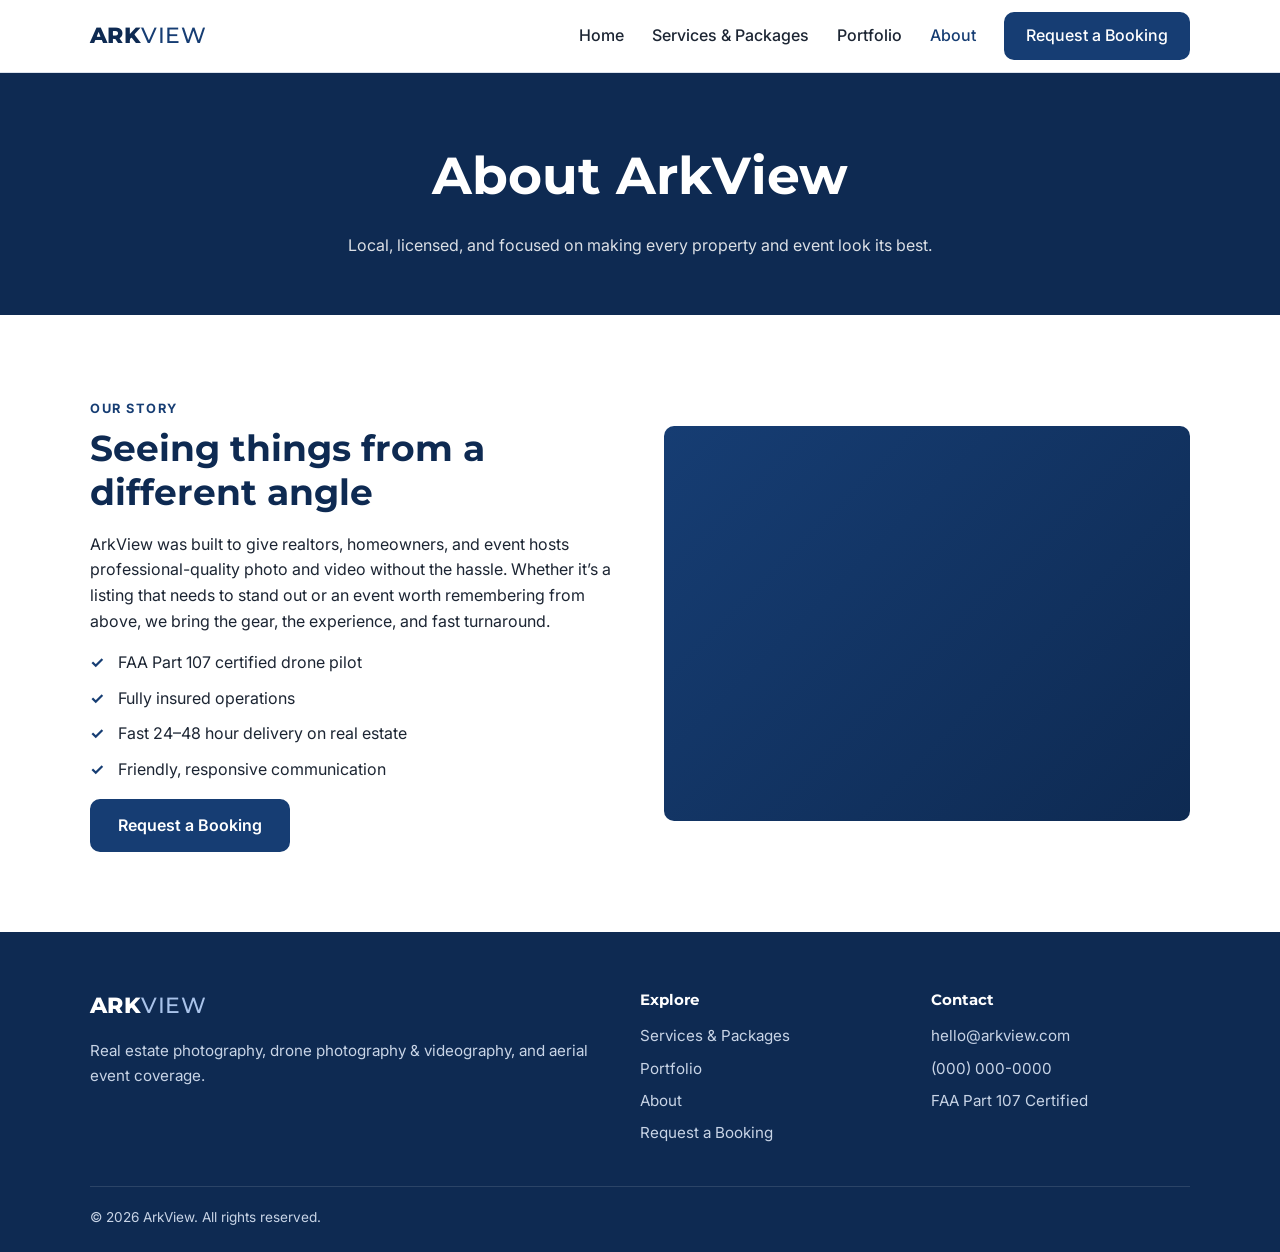
<file: about.html>
<!doctype html>
<html lang="en">
<head>
  <meta charset="utf-8">
  <meta name="viewport" content="width=device-width, initial-scale=1">
  <title>About | ArkView</title>
  <meta name="description" content="About ArkView real estate and drone photography.">
  <link rel="preconnect" href="https://fonts.googleapis.com">
  <link rel="preconnect" href="https://fonts.gstatic.com" crossorigin>
  <link href="https://fonts.googleapis.com/css2?family=Inter:wght@400;500;600;700&family=Montserrat:wght@500;700;800&display=swap" rel="stylesheet">
  <link rel="stylesheet" href="css/styles.css">
  <script src="js/main.js" defer></script>
</head>
<body>
  <header class="site-header">
    <div class="container nav">
      <a href="index.html" class="logo">ARK<span>VIEW</span></a>
      <button class="nav__toggle" aria-label="Open menu" aria-expanded="false">&#9776;</button>
      <nav>
        <ul class="nav__links">
          <li><a href="index.html">Home</a></li>
          <li><a href="services.html">Services &amp; Packages</a></li>
          <li><a href="portfolio.html">Portfolio</a></li>
          <li><a href="about.html" aria-current="page">About</a></li>
          <li><a href="book.html" class="btn">Request a Booking</a></li>
        </ul>
      </nav>
    </div>
  </header>

  <main>

    <section class="page-hero">
      <div class="container">
        <h1>About ArkView</h1>
        <p>Local, licensed, and focused on making every property and event look its best.</p>
      </div>
    </section>

    <section class="section">
      <div class="container split">
        <div>
          <span class="eyebrow">Our Story</span>
          <h2>Seeing things from a different angle</h2>
          <!-- TODO: replace with ArkView's own story -->
          <p>ArkView was built to give realtors, homeowners, and event hosts professional-quality photo and video without the hassle. Whether it&rsquo;s a listing that needs to stand out or an event worth remembering from above, we bring the gear, the experience, and fast turnaround.</p>
          <ul class="checklist">
            <li>FAA Part 107 certified drone pilot</li>
            <li>Fully insured operations</li>
            <li>Fast 24&ndash;48 hour delivery on real estate</li>
            <li>Friendly, responsive communication</li>
          </ul>
          <a href="book.html" class="btn">Request a Booking</a>
        </div>
        <div class="split__media">
          <!-- Replace with: <img src="images/about.jpg" alt="ArkView drone pilot"> -->
        </div>
      </div>
    </section>
  </main>

  <footer class="site-footer">
    <div class="container">
      <div class="footer__grid">
        <div>
          <a href="index.html" class="logo">ARK<span>VIEW</span></a>
          <p>Real estate photography, drone photography &amp; videography, and aerial event coverage.</p>
        </div>
        <div>
          <h4>Explore</h4>
          <ul>
            <li><a href="services.html">Services &amp; Packages</a></li>
            <li><a href="portfolio.html">Portfolio</a></li>
            <li><a href="about.html">About</a></li>
            <li><a href="book.html">Request a Booking</a></li>
          </ul>
        </div>
        <div>
          <h4>Contact</h4>
          <ul>
            <!-- TODO: replace with real contact details -->
            <li><a href="mailto:hello@arkview.com">hello@arkview.com</a></li>
            <li><a href="tel:+10000000000">(000) 000-0000</a></li>
            <li>FAA Part 107 Certified</li>
          </ul>
        </div>
      </div>
      <div class="footer__bottom">&copy; <span data-year></span> ArkView. All rights reserved.</div>
    </div>
  </footer>
</body>
</html>
</file>
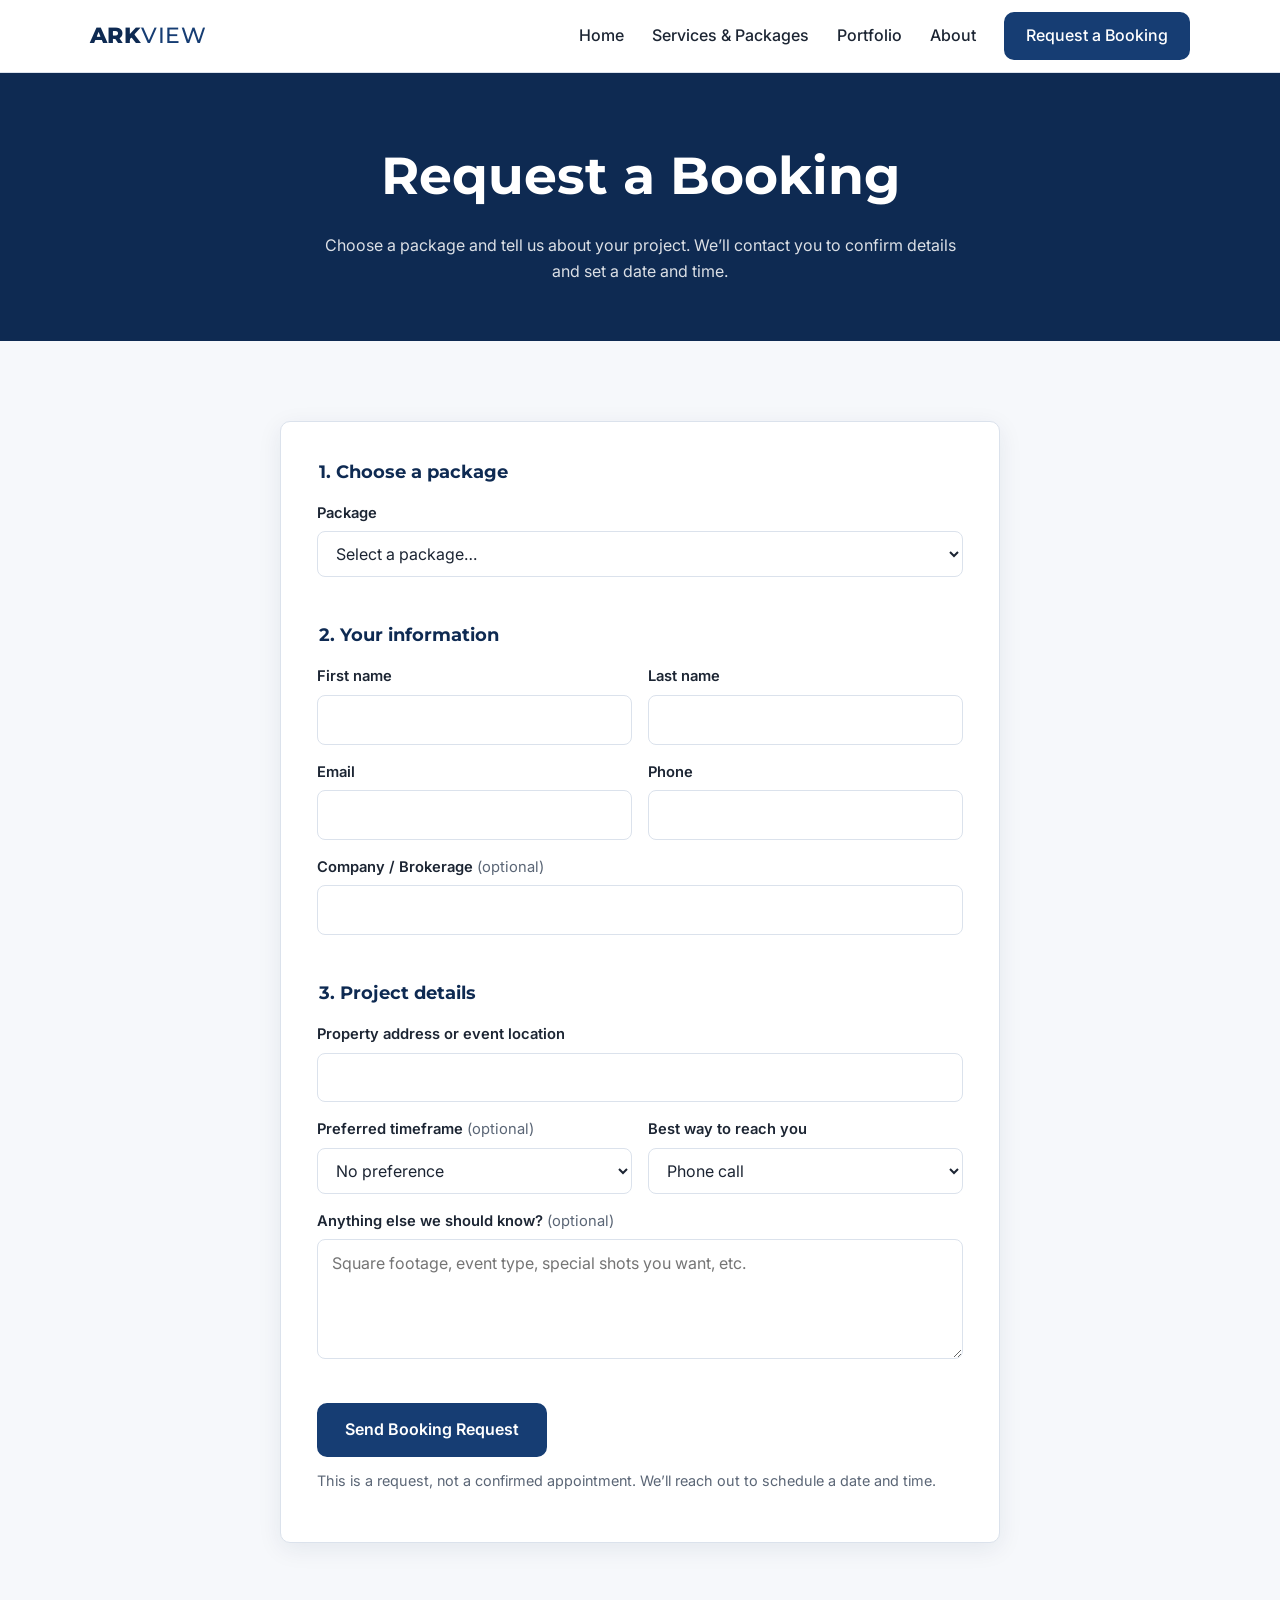
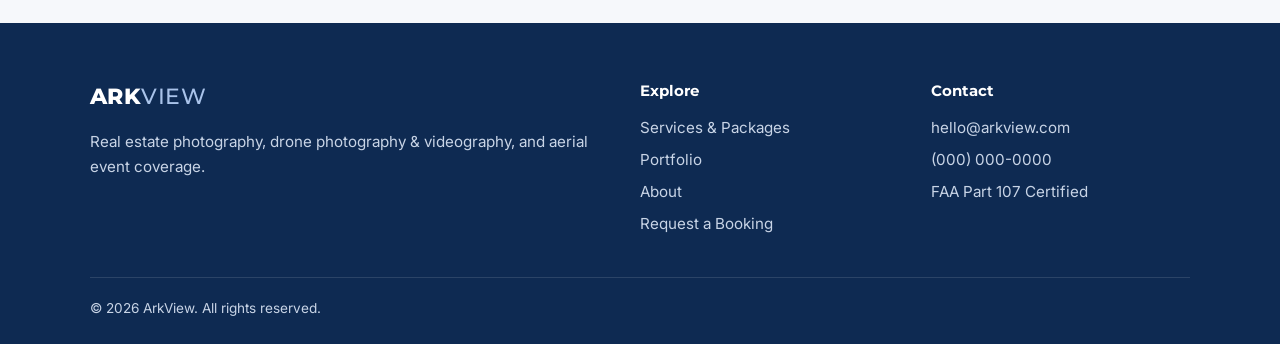
<file: book.html>
<!doctype html>
<html lang="en">
<head>
  <meta charset="utf-8">
  <meta name="viewport" content="width=device-width, initial-scale=1">
  <title>Request a Booking | ArkView</title>
  <meta name="description" content="Request an ArkView photography or drone package.">
  <link rel="preconnect" href="https://fonts.googleapis.com">
  <link rel="preconnect" href="https://fonts.gstatic.com" crossorigin>
  <link href="https://fonts.googleapis.com/css2?family=Inter:wght@400;500;600;700&family=Montserrat:wght@500;700;800&display=swap" rel="stylesheet">
  <link rel="stylesheet" href="css/styles.css">
  <script src="js/main.js" defer></script>
  <script src="js/booking.js" defer></script>
</head>
<body>
  <header class="site-header">
    <div class="container nav">
      <a href="index.html" class="logo">ARK<span>VIEW</span></a>
      <button class="nav__toggle" aria-label="Open menu" aria-expanded="false">&#9776;</button>
      <nav>
        <ul class="nav__links">
          <li><a href="index.html">Home</a></li>
          <li><a href="services.html">Services &amp; Packages</a></li>
          <li><a href="portfolio.html">Portfolio</a></li>
          <li><a href="about.html">About</a></li>
          <li><a href="book.html" class="btn">Request a Booking</a></li>
        </ul>
      </nav>
    </div>
  </header>

  <main>

    <section class="page-hero">
      <div class="container">
        <h1>Request a Booking</h1>
        <p>Choose a package and tell us about your project. We&rsquo;ll contact you to confirm details and set a date and time.</p>
      </div>
    </section>

    <section class="section section--alt">
      <div class="container form-wrap">
        <form class="form" id="booking-form" novalidate>
          <fieldset>
            <legend>1. Choose a package</legend>
            <div class="field">
              <label for="package">Package</label>
              <select id="package" name="package" required>
                <option value="">Select a package&hellip;</option>
                <optgroup label="Real Estate">
                  <option value="Real Estate - Essentials">Essentials</option>
                  <option value="Real Estate - Photo + Aerial">Photo + Aerial</option>
                  <option value="Real Estate - Premium">Premium</option>
                </optgroup>
                <optgroup label="Drone">
                  <option value="Drone - Aerial Photos">Aerial Photos</option>
                  <option value="Drone - Aerial Photo + Video">Aerial Photo + Video</option>
                </optgroup>
                <optgroup label="Events">
                  <option value="Events - Event Highlights">Event Highlights</option>
                  <option value="Events - Full Event Coverage">Full Event Coverage</option>
                </optgroup>
                <optgroup label="Other">
                  <option value="Other - Inspections">Inspections</option>
                  <option value="Other - Construction Progress">Construction Progress</option>
                  <option value="Other - Land & Farm">Land &amp; Farm</option>
                </optgroup>
                <option value="Not sure - recommend one">Not sure &mdash; recommend one for me</option>
              </select>
            </div>
          </fieldset>

          <fieldset>
            <legend>2. Your information</legend>
            <div class="form__row">
              <div class="field">
                <label for="firstName">First name</label>
                <input id="firstName" name="firstName" autocomplete="given-name" required>
              </div>
              <div class="field">
                <label for="lastName">Last name</label>
                <input id="lastName" name="lastName" autocomplete="family-name" required>
              </div>
            </div>
            <div class="form__row">
              <div class="field">
                <label for="email">Email</label>
                <input id="email" name="email" type="email" autocomplete="email" required>
              </div>
              <div class="field">
                <label for="phone">Phone</label>
                <input id="phone" name="phone" type="tel" autocomplete="tel" required>
              </div>
            </div>
            <div class="field">
              <label for="company">Company / Brokerage <span class="hint">(optional)</span></label>
              <input id="company" name="company" autocomplete="organization">
            </div>
          </fieldset>

          <fieldset>
            <legend>3. Project details</legend>
            <div class="field">
              <label for="location">Property address or event location</label>
              <input id="location" name="location" autocomplete="street-address" required>
            </div>
            <div class="form__row">
              <div class="field">
                <label for="timeframe">Preferred timeframe <span class="hint">(optional)</span></label>
                <select id="timeframe" name="timeframe">
                  <option value="">No preference</option>
                  <option>As soon as possible</option>
                  <option>Within 1 week</option>
                  <option>Within 2&ndash;4 weeks</option>
                  <option>More than a month out</option>
                </select>
              </div>
              <div class="field">
                <label for="contactMethod">Best way to reach you</label>
                <select id="contactMethod" name="contactMethod">
                  <option>Phone call</option>
                  <option>Text</option>
                  <option>Email</option>
                </select>
              </div>
            </div>
            <div class="field">
              <label for="notes">Anything else we should know? <span class="hint">(optional)</span></label>
              <textarea id="notes" name="notes" placeholder="Square footage, event type, special shots you want, etc."></textarea>
            </div>
            <!-- Spam trap: hidden from people, bots tend to fill it in -->
            <div class="hp" aria-hidden="true">
              <label for="website">Website</label>
              <input id="website" name="website" tabindex="-1" autocomplete="off">
            </div>
          </fieldset>

          <button type="submit" class="btn">Send Booking Request</button>
          <p class="form__note">This is a request, not a confirmed appointment. We&rsquo;ll reach out to schedule a date and time.</p>
          <div class="form__status" id="form-status" role="status" aria-live="polite"></div>
        </form>
      </div>
    </section>
  </main>

  <footer class="site-footer">
    <div class="container">
      <div class="footer__grid">
        <div>
          <a href="index.html" class="logo">ARK<span>VIEW</span></a>
          <p>Real estate photography, drone photography &amp; videography, and aerial event coverage.</p>
        </div>
        <div>
          <h4>Explore</h4>
          <ul>
            <li><a href="services.html">Services &amp; Packages</a></li>
            <li><a href="portfolio.html">Portfolio</a></li>
            <li><a href="about.html">About</a></li>
            <li><a href="book.html">Request a Booking</a></li>
          </ul>
        </div>
        <div>
          <h4>Contact</h4>
          <ul>
            <!-- TODO: replace with real contact details -->
            <li><a href="mailto:hello@arkview.com">hello@arkview.com</a></li>
            <li><a href="tel:+10000000000">(000) 000-0000</a></li>
            <li>FAA Part 107 Certified</li>
          </ul>
        </div>
      </div>
      <div class="footer__bottom">&copy; <span data-year></span> ArkView. All rights reserved.</div>
    </div>
  </footer>
</body>
</html>
</file>
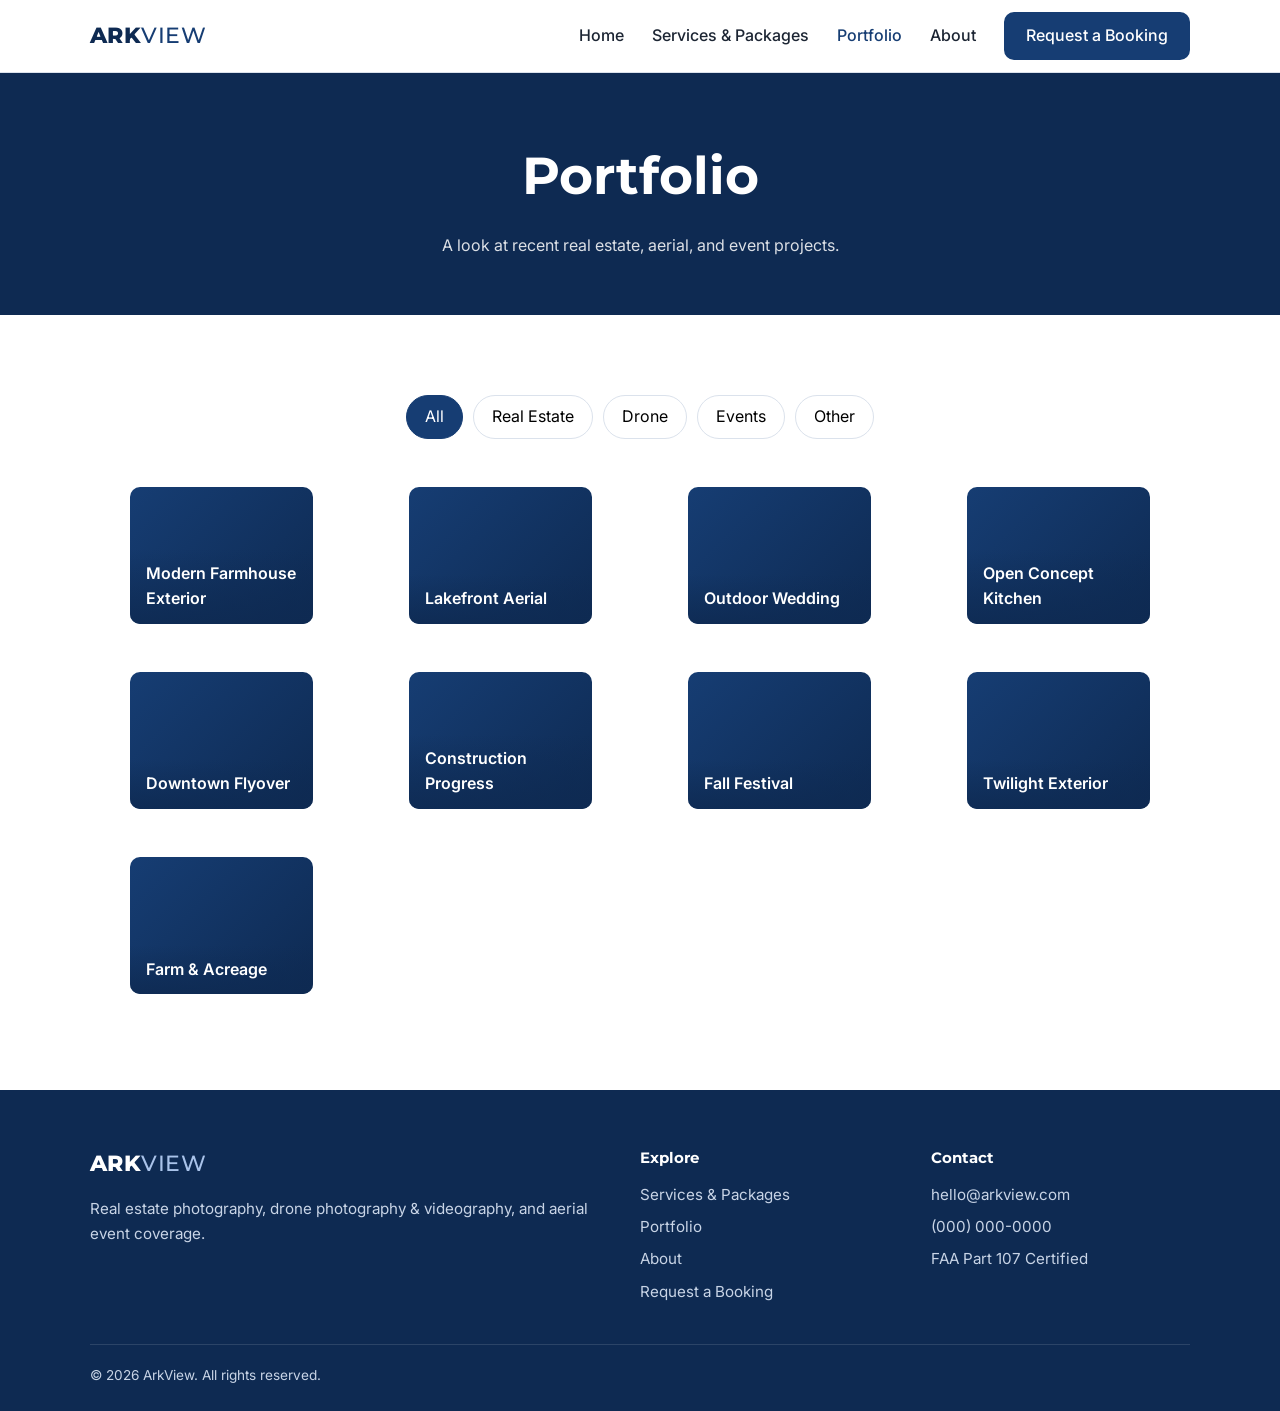
<file: portfolio.html>
<!doctype html>
<html lang="en">
<head>
  <meta charset="utf-8">
  <meta name="viewport" content="width=device-width, initial-scale=1">
  <title>Portfolio | ArkView</title>
  <meta name="description" content="Recent ArkView real estate, drone, and event work.">
  <link rel="preconnect" href="https://fonts.googleapis.com">
  <link rel="preconnect" href="https://fonts.gstatic.com" crossorigin>
  <link href="https://fonts.googleapis.com/css2?family=Inter:wght@400;500;600;700&family=Montserrat:wght@500;700;800&display=swap" rel="stylesheet">
  <link rel="stylesheet" href="css/styles.css">
  <script src="js/main.js" defer></script>
</head>
<body>
  <header class="site-header">
    <div class="container nav">
      <a href="index.html" class="logo">ARK<span>VIEW</span></a>
      <button class="nav__toggle" aria-label="Open menu" aria-expanded="false">&#9776;</button>
      <nav>
        <ul class="nav__links">
          <li><a href="index.html">Home</a></li>
          <li><a href="services.html">Services &amp; Packages</a></li>
          <li><a href="portfolio.html" aria-current="page">Portfolio</a></li>
          <li><a href="about.html">About</a></li>
          <li><a href="book.html" class="btn">Request a Booking</a></li>
        </ul>
      </nav>
    </div>
  </header>

  <main>

    <section class="page-hero">
      <div class="container">
        <h1>Portfolio</h1>
        <p>A look at recent real estate, aerial, and event projects.</p>
      </div>
    </section>

    <section class="section">
      <div class="container">
        <div class="filters" role="group" aria-label="Filter portfolio">
          <button class="is-active" data-filter="all">All</button>
          <button data-filter="real-estate">Real Estate</button>
          <button data-filter="drone">Drone</button>
          <button data-filter="events">Events</button>
          <button data-filter="other">Other</button>
        </div>
        <div class="gallery">
          <figure class="gallery__item" data-category="real-estate">
            <!-- Replace with: <img src="images/portfolio/your-photo.jpg" alt="Modern Farmhouse Exterior" loading="lazy"> -->
            <figcaption>Modern Farmhouse Exterior</figcaption>
          </figure>
          <figure class="gallery__item" data-category="drone">
            <!-- Replace with: <img src="images/portfolio/your-photo.jpg" alt="Lakefront Aerial" loading="lazy"> -->
            <figcaption>Lakefront Aerial</figcaption>
          </figure>
          <figure class="gallery__item" data-category="events">
            <!-- Replace with: <img src="images/portfolio/your-photo.jpg" alt="Outdoor Wedding" loading="lazy"> -->
            <figcaption>Outdoor Wedding</figcaption>
          </figure>
          <figure class="gallery__item" data-category="real-estate">
            <!-- Replace with: <img src="images/portfolio/your-photo.jpg" alt="Open Concept Kitchen" loading="lazy"> -->
            <figcaption>Open Concept Kitchen</figcaption>
          </figure>
          <figure class="gallery__item" data-category="drone">
            <!-- Replace with: <img src="images/portfolio/your-photo.jpg" alt="Downtown Flyover" loading="lazy"> -->
            <figcaption>Downtown Flyover</figcaption>
          </figure>
          <figure class="gallery__item" data-category="other">
            <!-- Replace with: <img src="images/portfolio/your-photo.jpg" alt="Construction Progress" loading="lazy"> -->
            <figcaption>Construction Progress</figcaption>
          </figure>
          <figure class="gallery__item" data-category="events">
            <!-- Replace with: <img src="images/portfolio/your-photo.jpg" alt="Fall Festival" loading="lazy"> -->
            <figcaption>Fall Festival</figcaption>
          </figure>
          <figure class="gallery__item" data-category="real-estate">
            <!-- Replace with: <img src="images/portfolio/your-photo.jpg" alt="Twilight Exterior" loading="lazy"> -->
            <figcaption>Twilight Exterior</figcaption>
          </figure>
          <figure class="gallery__item" data-category="other">
            <!-- Replace with: <img src="images/portfolio/your-photo.jpg" alt="Farm &amp; Acreage" loading="lazy"> -->
            <figcaption>Farm &amp; Acreage</figcaption>
          </figure>
        </div>
      </div>
    </section>
  </main>

  <footer class="site-footer">
    <div class="container">
      <div class="footer__grid">
        <div>
          <a href="index.html" class="logo">ARK<span>VIEW</span></a>
          <p>Real estate photography, drone photography &amp; videography, and aerial event coverage.</p>
        </div>
        <div>
          <h4>Explore</h4>
          <ul>
            <li><a href="services.html">Services &amp; Packages</a></li>
            <li><a href="portfolio.html">Portfolio</a></li>
            <li><a href="about.html">About</a></li>
            <li><a href="book.html">Request a Booking</a></li>
          </ul>
        </div>
        <div>
          <h4>Contact</h4>
          <ul>
            <!-- TODO: replace with real contact details -->
            <li><a href="mailto:hello@arkview.com">hello@arkview.com</a></li>
            <li><a href="tel:+10000000000">(000) 000-0000</a></li>
            <li>FAA Part 107 Certified</li>
          </ul>
        </div>
      </div>
      <div class="footer__bottom">&copy; <span data-year></span> ArkView. All rights reserved.</div>
    </div>
  </footer>
</body>
</html>
</file>
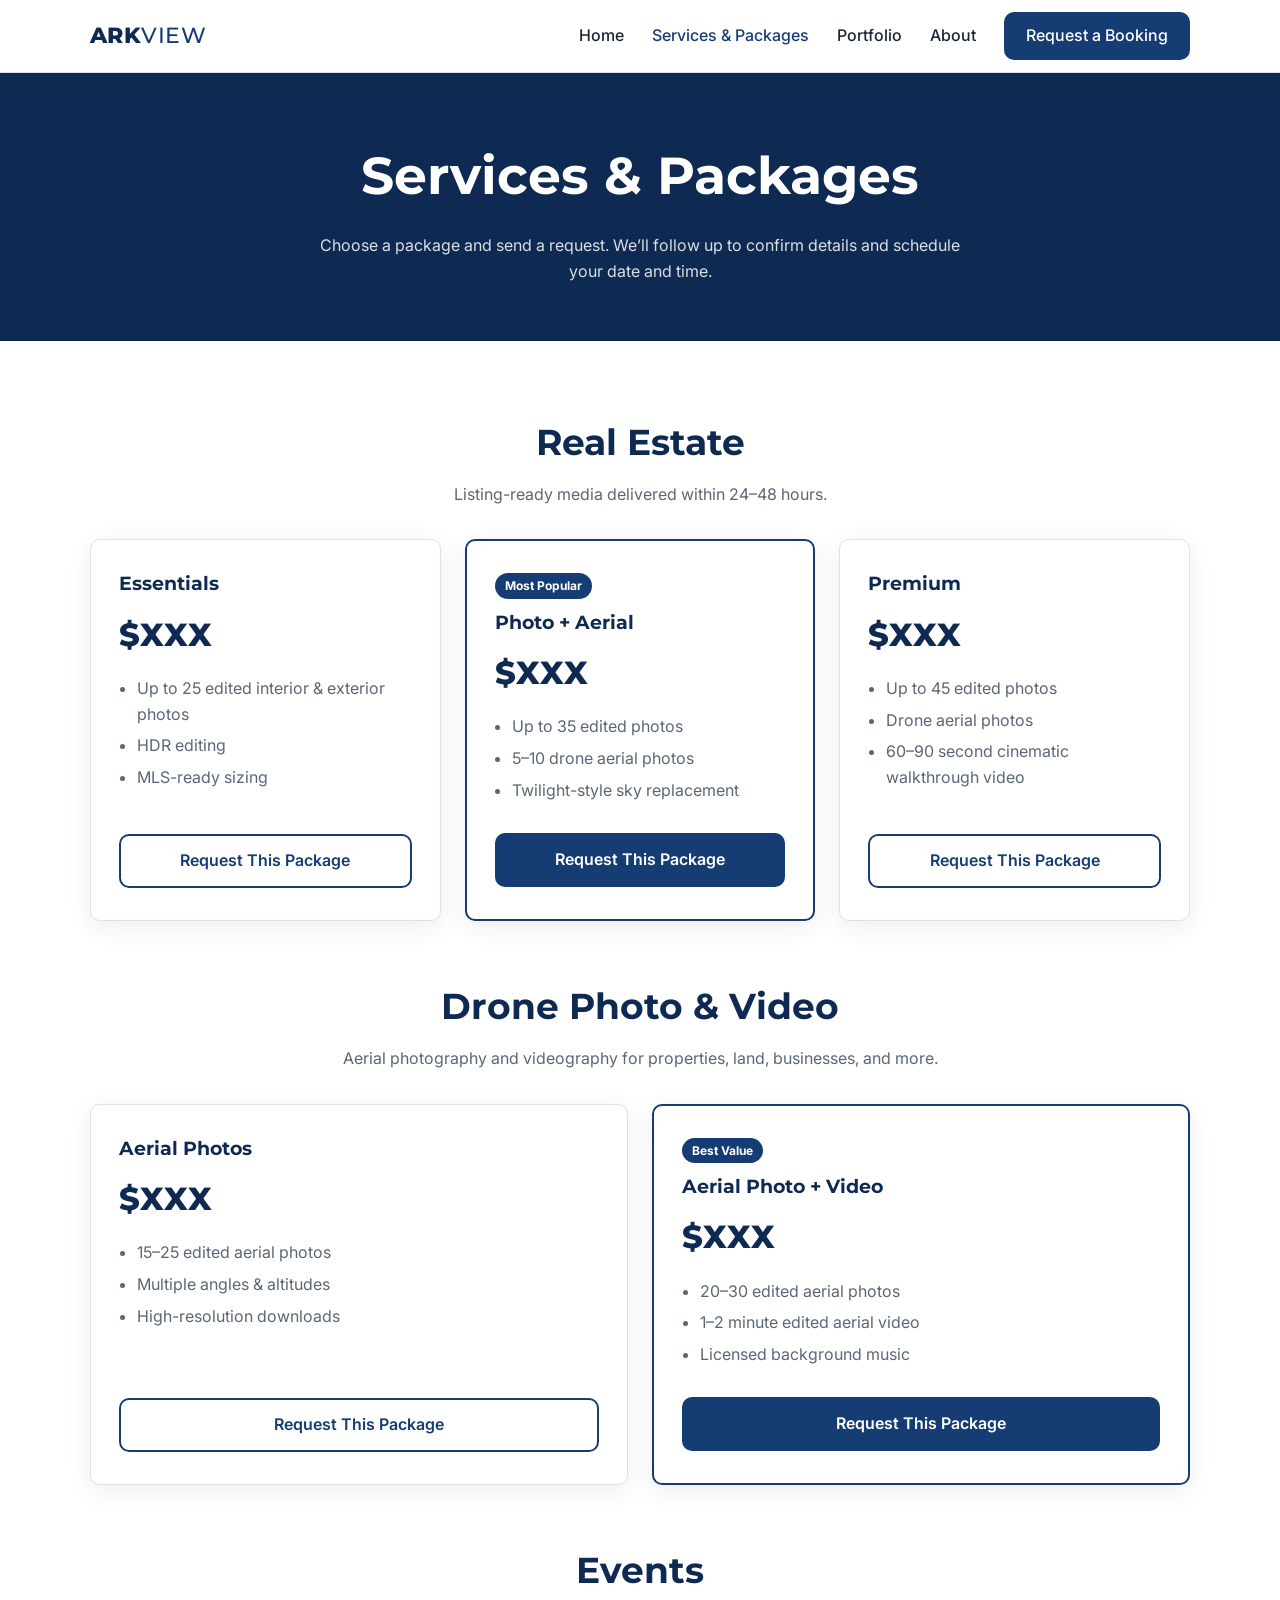
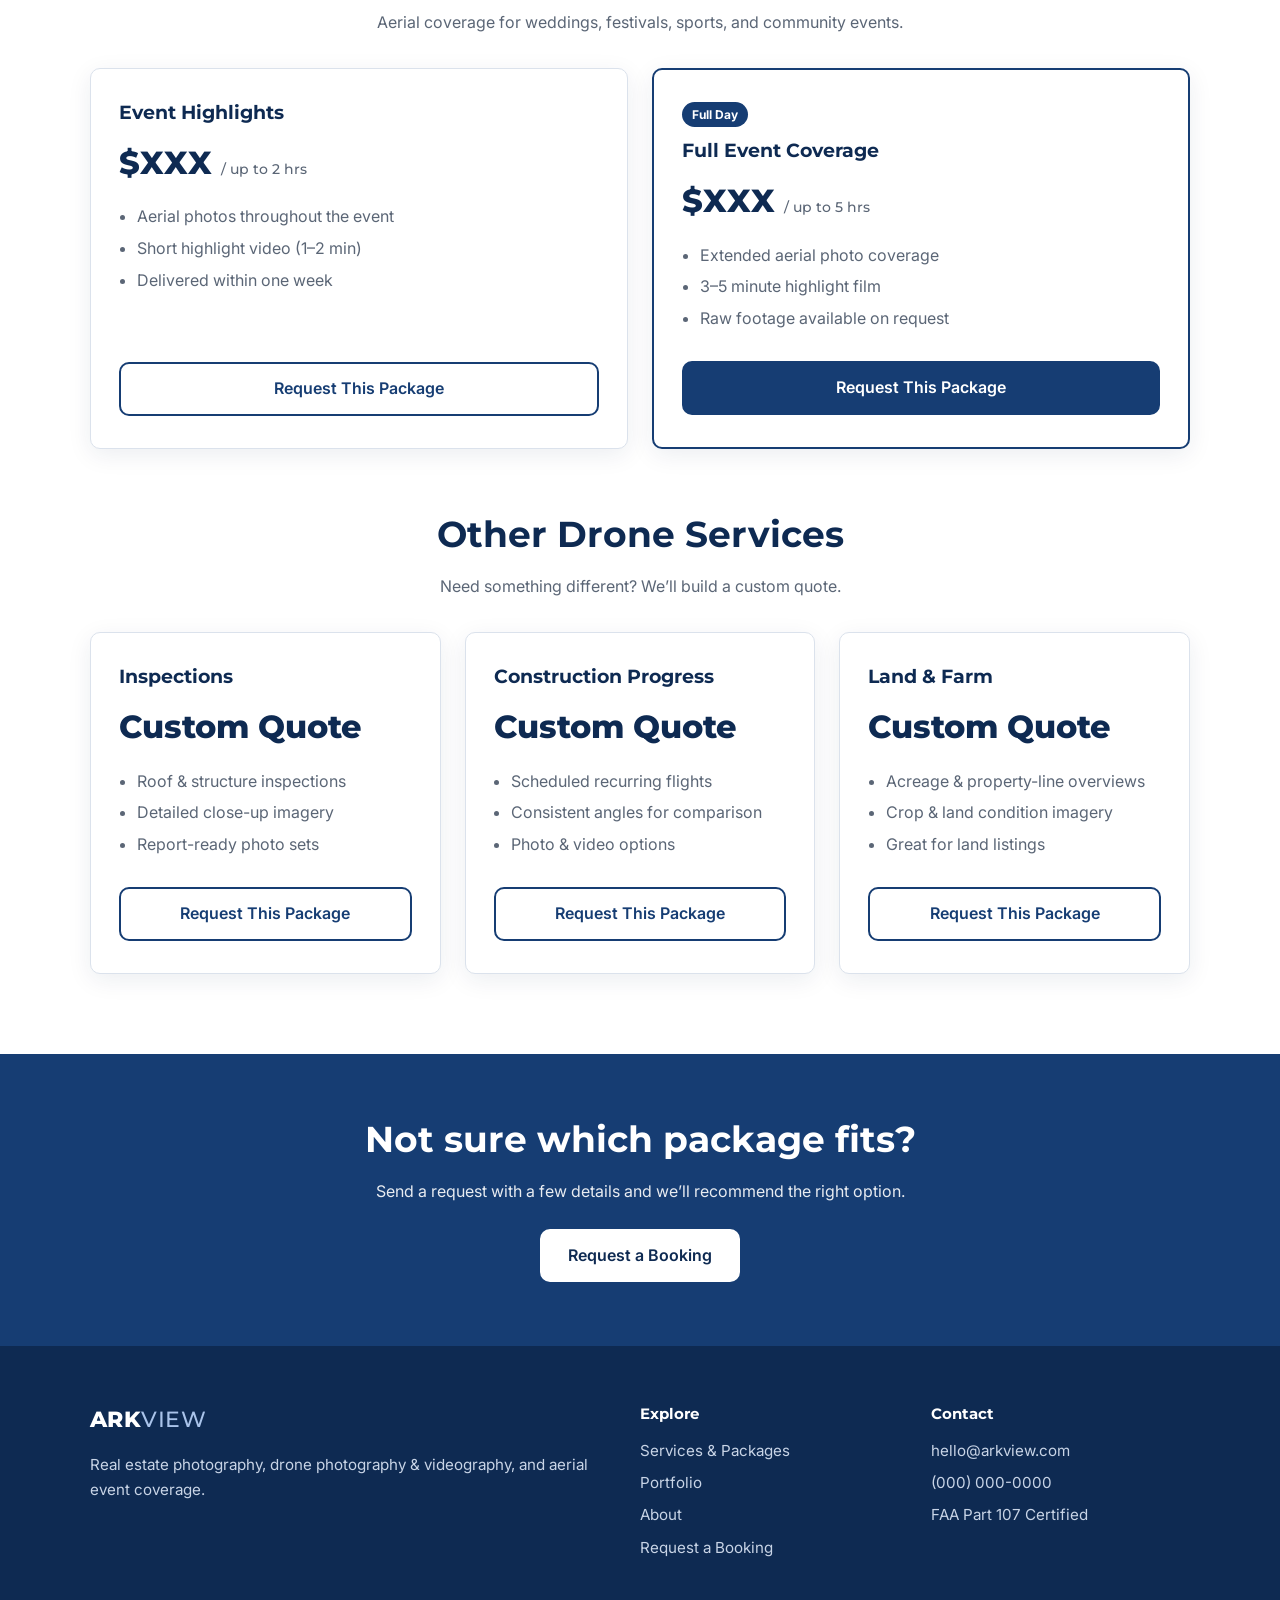
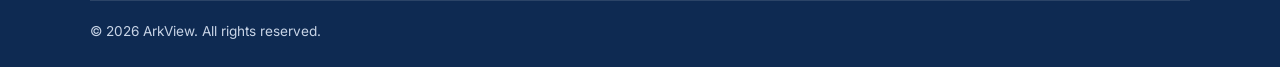
<file: services.html>
<!doctype html>
<html lang="en">
<head>
  <meta charset="utf-8">
  <meta name="viewport" content="width=device-width, initial-scale=1">
  <title>Services & Packages | ArkView</title>
  <meta name="description" content="ArkView real estate, drone, and event photography packages.">
  <link rel="preconnect" href="https://fonts.googleapis.com">
  <link rel="preconnect" href="https://fonts.gstatic.com" crossorigin>
  <link href="https://fonts.googleapis.com/css2?family=Inter:wght@400;500;600;700&family=Montserrat:wght@500;700;800&display=swap" rel="stylesheet">
  <link rel="stylesheet" href="css/styles.css">
  <script src="js/main.js" defer></script>
</head>
<body>
  <header class="site-header">
    <div class="container nav">
      <a href="index.html" class="logo">ARK<span>VIEW</span></a>
      <button class="nav__toggle" aria-label="Open menu" aria-expanded="false">&#9776;</button>
      <nav>
        <ul class="nav__links">
          <li><a href="index.html">Home</a></li>
          <li><a href="services.html" aria-current="page">Services &amp; Packages</a></li>
          <li><a href="portfolio.html">Portfolio</a></li>
          <li><a href="about.html">About</a></li>
          <li><a href="book.html" class="btn">Request a Booking</a></li>
        </ul>
      </nav>
    </div>
  </header>

  <main>

    <section class="page-hero">
      <div class="container">
        <h1>Services &amp; Packages</h1>
        <p>Choose a package and send a request. We&rsquo;ll follow up to confirm details and schedule your date and time.</p>
      </div>
    </section>

    <section class="section">
      <div class="container">
        <div class="packages__group" id="real-estate">
          <h2>Real Estate</h2>
          <p>Listing-ready media delivered within 24&ndash;48 hours.</p>
          <div class="grid">
          <div class="package">
            
            <h3>Essentials</h3>
            <div class="package__price">$XXX</div>
            <ul>
              <li>Up to 25 edited interior &amp; exterior photos</li>
              <li>HDR editing</li>
              <li>MLS-ready sizing</li>
            </ul>
            <a href="book.html?package=Real%20Estate%20-%20Essentials" class="btn btn--outline">Request This Package</a>
          </div>
          <div class="package package--featured">
            <span class="package__tag">Most Popular</span>
            <h3>Photo + Aerial</h3>
            <div class="package__price">$XXX</div>
            <ul>
              <li>Up to 35 edited photos</li>
              <li>5&ndash;10 drone aerial photos</li>
              <li>Twilight-style sky replacement</li>
            </ul>
            <a href="book.html?package=Real%20Estate%20-%20Photo%20%2B%20Aerial" class="btn">Request This Package</a>
          </div>
          <div class="package">
            
            <h3>Premium</h3>
            <div class="package__price">$XXX</div>
            <ul>
              <li>Up to 45 edited photos</li>
              <li>Drone aerial photos</li>
              <li>60&ndash;90 second cinematic walkthrough video</li>
            </ul>
            <a href="book.html?package=Real%20Estate%20-%20Premium" class="btn btn--outline">Request This Package</a>
          </div>
          </div>
        </div>
        <div class="packages__group" id="drone">
          <h2>Drone Photo &amp; Video</h2>
          <p>Aerial photography and videography for properties, land, businesses, and more.</p>
          <div class="grid">
          <div class="package">
            
            <h3>Aerial Photos</h3>
            <div class="package__price">$XXX</div>
            <ul>
              <li>15&ndash;25 edited aerial photos</li>
              <li>Multiple angles &amp; altitudes</li>
              <li>High-resolution downloads</li>
            </ul>
            <a href="book.html?package=Drone%20-%20Aerial%20Photos" class="btn btn--outline">Request This Package</a>
          </div>
          <div class="package package--featured">
            <span class="package__tag">Best Value</span>
            <h3>Aerial Photo + Video</h3>
            <div class="package__price">$XXX</div>
            <ul>
              <li>20&ndash;30 edited aerial photos</li>
              <li>1&ndash;2 minute edited aerial video</li>
              <li>Licensed background music</li>
            </ul>
            <a href="book.html?package=Drone%20-%20Aerial%20Photo%20%2B%20Video" class="btn">Request This Package</a>
          </div>
          </div>
        </div>
        <div class="packages__group" id="events">
          <h2>Events</h2>
          <p>Aerial coverage for weddings, festivals, sports, and community events.</p>
          <div class="grid">
          <div class="package">
            
            <h3>Event Highlights</h3>
            <div class="package__price">$XXX <small>/ up to 2 hrs</small></div>
            <ul>
              <li>Aerial photos throughout the event</li>
              <li>Short highlight video (1&ndash;2 min)</li>
              <li>Delivered within one week</li>
            </ul>
            <a href="book.html?package=Events%20-%20Event%20Highlights" class="btn btn--outline">Request This Package</a>
          </div>
          <div class="package package--featured">
            <span class="package__tag">Full Day</span>
            <h3>Full Event Coverage</h3>
            <div class="package__price">$XXX <small>/ up to 5 hrs</small></div>
            <ul>
              <li>Extended aerial photo coverage</li>
              <li>3&ndash;5 minute highlight film</li>
              <li>Raw footage available on request</li>
            </ul>
            <a href="book.html?package=Events%20-%20Full%20Event%20Coverage" class="btn">Request This Package</a>
          </div>
          </div>
        </div>
        <div class="packages__group" id="other">
          <h2>Other Drone Services</h2>
          <p>Need something different? We&rsquo;ll build a custom quote.</p>
          <div class="grid">
          <div class="package">
            
            <h3>Inspections</h3>
            <div class="package__price">Custom Quote</div>
            <ul>
              <li>Roof &amp; structure inspections</li>
              <li>Detailed close-up imagery</li>
              <li>Report-ready photo sets</li>
            </ul>
            <a href="book.html?package=Other%20-%20Inspections" class="btn btn--outline">Request This Package</a>
          </div>
          <div class="package">
            
            <h3>Construction Progress</h3>
            <div class="package__price">Custom Quote</div>
            <ul>
              <li>Scheduled recurring flights</li>
              <li>Consistent angles for comparison</li>
              <li>Photo &amp; video options</li>
            </ul>
            <a href="book.html?package=Other%20-%20Construction%20Progress" class="btn btn--outline">Request This Package</a>
          </div>
          <div class="package">
            
            <h3>Land &amp; Farm</h3>
            <div class="package__price">Custom Quote</div>
            <ul>
              <li>Acreage &amp; property-line overviews</li>
              <li>Crop &amp; land condition imagery</li>
              <li>Great for land listings</li>
            </ul>
            <a href="book.html?package=Other%20-%20Land%20%26%20Farm" class="btn btn--outline">Request This Package</a>
          </div>
          </div>
        </div>
      </div>
    </section>

    <section class="cta">
      <div class="container">
        <h2>Not sure which package fits?</h2>
        <p>Send a request with a few details and we&rsquo;ll recommend the right option.</p>
        <a href="book.html" class="btn btn--light">Request a Booking</a>
      </div>
    </section>
  </main>

  <footer class="site-footer">
    <div class="container">
      <div class="footer__grid">
        <div>
          <a href="index.html" class="logo">ARK<span>VIEW</span></a>
          <p>Real estate photography, drone photography &amp; videography, and aerial event coverage.</p>
        </div>
        <div>
          <h4>Explore</h4>
          <ul>
            <li><a href="services.html">Services &amp; Packages</a></li>
            <li><a href="portfolio.html">Portfolio</a></li>
            <li><a href="about.html">About</a></li>
            <li><a href="book.html">Request a Booking</a></li>
          </ul>
        </div>
        <div>
          <h4>Contact</h4>
          <ul>
            <!-- TODO: replace with real contact details -->
            <li><a href="mailto:hello@arkview.com">hello@arkview.com</a></li>
            <li><a href="tel:+10000000000">(000) 000-0000</a></li>
            <li>FAA Part 107 Certified</li>
          </ul>
        </div>
      </div>
      <div class="footer__bottom">&copy; <span data-year></span> ArkView. All rights reserved.</div>
    </div>
  </footer>
</body>
</html>
</file>
<file: css/styles.css>
/* ArkView — white + deep blue theme.
   Change --blue / --blue-dark to adjust the brand color site-wide. */
:root {
  --blue: #163d73;
  --blue-dark: #0e2a52;
  --blue-light: #e8eef7;
  --white: #ffffff;
  --off-white: #f6f8fb;
  --text: #1c2533;
  --muted: #5b6676;
  --border: #dbe2ec;
  --radius: 10px;
  --shadow: 0 6px 24px rgba(14, 42, 82, 0.08);
  --max: 1140px;
  --font: "Inter", system-ui, -apple-system, "Segoe UI", Roboto, sans-serif;
  --font-head: "Montserrat", var(--font);
}

* { box-sizing: border-box; }

html { scroll-behavior: smooth; }

body {
  margin: 0;
  font-family: var(--font);
  color: var(--text);
  background: var(--white);
  line-height: 1.6;
}

img { max-width: 100%; display: block; }

a { color: var(--blue); }

h1, h2, h3 {
  font-family: var(--font-head);
  line-height: 1.2;
  color: var(--blue-dark);
  margin: 0 0 0.5em;
}

h1 { font-size: clamp(2rem, 5vw, 3.25rem); }
h2 { font-size: clamp(1.6rem, 3.5vw, 2.25rem); }
h3 { font-size: 1.2rem; }

.container {
  width: 100%;
  max-width: var(--max);
  margin: 0 auto;
  padding: 0 20px;
}

.section { padding: 80px 0; }
.section--alt { background: var(--off-white); }
.section__head { text-align: center; max-width: 680px; margin: 0 auto 48px; }
.section__head p { color: var(--muted); }

.eyebrow {
  display: inline-block;
  font-size: 0.8rem;
  font-weight: 700;
  letter-spacing: 0.12em;
  text-transform: uppercase;
  color: var(--blue);
  margin-bottom: 8px;
}

/* ---------- Buttons ---------- */
.btn {
  display: inline-block;
  padding: 12px 26px;
  border-radius: var(--radius);
  border: 2px solid var(--blue);
  background: var(--blue);
  color: var(--white);
  font-weight: 600;
  text-decoration: none;
  cursor: pointer;
  font: inherit;
  font-weight: 600;
  transition: background 0.2s, color 0.2s, border-color 0.2s;
}
.btn:hover { background: var(--blue-dark); border-color: var(--blue-dark); }
.btn--outline { background: transparent; color: var(--blue); }
.btn--outline:hover { background: var(--blue); color: var(--white); }
.btn--light { background: var(--white); color: var(--blue-dark); border-color: var(--white); }
.btn--light:hover { background: transparent; color: var(--white); }
.btn[disabled] { opacity: 0.6; cursor: wait; }

/* ---------- Header / Nav ---------- */
.site-header {
  position: sticky;
  top: 0;
  z-index: 50;
  background: var(--white);
  border-bottom: 1px solid var(--border);
}
.nav {
  display: flex;
  align-items: center;
  justify-content: space-between;
  height: 72px;
}
.logo {
  font-family: var(--font-head);
  font-weight: 800;
  font-size: 1.4rem;
  letter-spacing: 0.02em;
  color: var(--blue-dark);
  text-decoration: none;
}
.logo span { color: var(--blue); font-weight: 500; }
.nav__links {
  display: flex;
  gap: 28px;
  list-style: none;
  margin: 0;
  padding: 0;
  align-items: center;
}
.nav__links a {
  color: var(--text);
  text-decoration: none;
  font-weight: 500;
}
.nav__links a:hover,
.nav__links a[aria-current="page"] { color: var(--blue); }
.nav__links .btn { color: var(--white); padding: 9px 20px; }
.nav__toggle {
  display: none;
  background: none;
  border: 0;
  font-size: 1.6rem;
  color: var(--blue-dark);
  cursor: pointer;
}

@media (max-width: 820px) {
  .nav__toggle { display: block; order: 2; }
  .nav__links {
    display: none;
    position: absolute;
    top: 72px;
    left: 0;
    right: 0;
    flex-direction: column;
    background: var(--white);
    border-bottom: 1px solid var(--border);
    padding: 20px;
    gap: 16px;
  }
  .nav__links.is-open { display: flex; }
}

/* ---------- Hero ---------- */
.hero {
  position: relative;
  color: var(--white);
  background:
    linear-gradient(120deg, rgba(14, 42, 82, 0.92), rgba(22, 61, 115, 0.7)),
    url("../images/hero.jpg") center / cover no-repeat,
    var(--blue-dark);
  padding: 140px 0 120px;
}
.hero h1 { color: var(--white); max-width: 760px; }
.hero p { font-size: 1.15rem; max-width: 600px; opacity: 0.9; }
.hero .eyebrow { color: #a9c3ea; }
.hero__actions { display: flex; gap: 14px; flex-wrap: wrap; margin-top: 28px; }

.page-hero {
  background: var(--blue-dark);
  color: var(--white);
  padding: 72px 0 56px;
  text-align: center;
}
.page-hero h1 { color: var(--white); }
.page-hero p { opacity: 0.85; max-width: 640px; margin: 0 auto; }

/* ---------- Cards / grids ---------- */
.grid {
  display: grid;
  gap: 24px;
  grid-template-columns: repeat(auto-fit, minmax(240px, 1fr));
}
.card {
  background: var(--white);
  border: 1px solid var(--border);
  border-radius: var(--radius);
  padding: 28px;
  box-shadow: var(--shadow);
}
.card__icon {
  width: 48px;
  height: 48px;
  border-radius: 50%;
  background: var(--blue-light);
  color: var(--blue);
  display: grid;
  place-items: center;
  font-size: 1.4rem;
  margin-bottom: 16px;
}
.card p { color: var(--muted); margin: 0; }

/* ---------- Packages ---------- */
.packages__group { margin-bottom: 64px; }
.packages__group:last-child { margin-bottom: 0; }
.packages__group > h2 { text-align: center; }
.packages__group > p { text-align: center; color: var(--muted); margin: 0 auto 32px; max-width: 620px; }

.package {
  display: flex;
  flex-direction: column;
  background: var(--white);
  border: 1px solid var(--border);
  border-radius: var(--radius);
  padding: 32px 28px;
  box-shadow: var(--shadow);
}
.package--featured { border: 2px solid var(--blue); }
.package__tag {
  align-self: flex-start;
  background: var(--blue);
  color: var(--white);
  font-size: 0.75rem;
  font-weight: 700;
  padding: 3px 10px;
  border-radius: 99px;
  margin-bottom: 12px;
}
.package__price {
  font-family: var(--font-head);
  font-size: 2rem;
  font-weight: 800;
  color: var(--blue-dark);
  margin: 4px 0 16px;
}
.package__price small { font-size: 0.9rem; font-weight: 500; color: var(--muted); }
.package ul { padding-left: 1.1em; margin: 0 0 24px; color: var(--muted); flex: 1; }
.package li { margin-bottom: 6px; }
.package .btn { text-align: center; }

/* ---------- Steps ---------- */
.steps { counter-reset: step; }
.step { position: relative; padding-top: 56px; }
.step::before {
  counter-increment: step;
  content: counter(step);
  position: absolute;
  top: 0;
  left: 0;
  width: 40px;
  height: 40px;
  border-radius: 50%;
  background: var(--blue);
  color: var(--white);
  font-weight: 700;
  display: grid;
  place-items: center;
}
.step p { color: var(--muted); }

/* ---------- Portfolio ---------- */
.filters { display: flex; flex-wrap: wrap; justify-content: center; gap: 10px; margin-bottom: 32px; }
.filters button {
  font: inherit;
  padding: 8px 18px;
  border-radius: 99px;
  border: 1px solid var(--border);
  background: var(--white);
  cursor: pointer;
}
.filters button.is-active { background: var(--blue); border-color: var(--blue); color: var(--white); }

.gallery {
  display: grid;
  gap: 16px;
  grid-template-columns: repeat(auto-fill, minmax(260px, 1fr));
}
.gallery__item {
  position: relative;
  aspect-ratio: 4 / 3;
  border-radius: var(--radius);
  overflow: hidden;
  background: linear-gradient(135deg, var(--blue), var(--blue-dark));
}
.gallery__item img { width: 100%; height: 100%; object-fit: cover; }
.gallery__item figcaption {
  position: absolute;
  inset: auto 0 0 0;
  padding: 12px 16px;
  color: var(--white);
  font-weight: 600;
  background: linear-gradient(transparent, rgba(14, 42, 82, 0.85));
}
.gallery__item[hidden] { display: none; }

/* ---------- CTA band ---------- */
.cta {
  background: var(--blue);
  color: var(--white);
  text-align: center;
  padding: 64px 0;
}
.cta h2 { color: var(--white); }
.cta p { opacity: 0.9; margin-bottom: 24px; }

/* ---------- Two-column ---------- */
.split {
  display: grid;
  gap: 48px;
  grid-template-columns: 1fr 1fr;
  align-items: center;
}
.split__media {
  aspect-ratio: 4 / 3;
  border-radius: var(--radius);
  background: linear-gradient(135deg, var(--blue), var(--blue-dark));
  overflow: hidden;
}
.split__media img { width: 100%; height: 100%; object-fit: cover; }
@media (max-width: 820px) { .split { grid-template-columns: 1fr; } }

.checklist { list-style: none; padding: 0; }
.checklist li { padding-left: 28px; position: relative; margin-bottom: 10px; }
.checklist li::before { content: "✓"; position: absolute; left: 0; color: var(--blue); font-weight: 700; }

/* ---------- Forms ---------- */
.form-wrap { max-width: 760px; margin: 0 auto; }
.form {
  background: var(--white);
  border: 1px solid var(--border);
  border-radius: var(--radius);
  padding: 36px;
  box-shadow: var(--shadow);
}
.form fieldset { border: 0; padding: 0; margin: 0 0 28px; }
.form legend {
  font-family: var(--font-head);
  font-weight: 700;
  color: var(--blue-dark);
  font-size: 1.1rem;
  margin-bottom: 16px;
}
.form__row { display: grid; gap: 16px; grid-template-columns: 1fr 1fr; }
@media (max-width: 640px) {
  .form { padding: 24px; }
  .form__row { grid-template-columns: 1fr; }
}
.field { display: flex; flex-direction: column; margin-bottom: 16px; }
.field label { font-weight: 600; font-size: 0.92rem; margin-bottom: 6px; }
.field .hint { font-weight: 400; color: var(--muted); }
.field input,
.field select,
.field textarea {
  font: inherit;
  padding: 11px 14px;
  border: 1px solid var(--border);
  border-radius: 8px;
  background: var(--white);
  color: var(--text);
}
.field input:focus,
.field select:focus,
.field textarea:focus {
  outline: 2px solid var(--blue-light);
  border-color: var(--blue);
}
.field textarea { min-height: 120px; resize: vertical; }
.hp { position: absolute; left: -9999px; }

.form__note { color: var(--muted); font-size: 0.9rem; margin-top: 12px; }
.form__status { margin-top: 16px; padding: 14px 16px; border-radius: 8px; display: none; }
.form__status.is-success { display: block; background: #e8f6ee; color: #135c33; }
.form__status.is-error { display: block; background: #fdecec; color: #8a1c1c; }

/* ---------- Footer ---------- */
.site-footer {
  background: var(--blue-dark);
  color: #c8d4e6;
  padding: 56px 0 24px;
  font-size: 0.95rem;
}
.site-footer a { color: #c8d4e6; text-decoration: none; }
.site-footer a:hover { color: var(--white); }
.footer__grid {
  display: grid;
  gap: 32px;
  grid-template-columns: 2fr 1fr 1fr;
  margin-bottom: 32px;
}
.footer__grid h4 { color: var(--white); margin: 0 0 12px; font-family: var(--font-head); }
.footer__grid ul { list-style: none; padding: 0; margin: 0; }
.footer__grid li { margin-bottom: 8px; }
.site-footer .logo { color: var(--white); }
.site-footer .logo span { color: #a9c3ea; }
.footer__bottom {
  border-top: 1px solid rgba(255, 255, 255, 0.12);
  padding-top: 20px;
  font-size: 0.85rem;
}
@media (max-width: 820px) { .footer__grid { grid-template-columns: 1fr; } }
</file>
